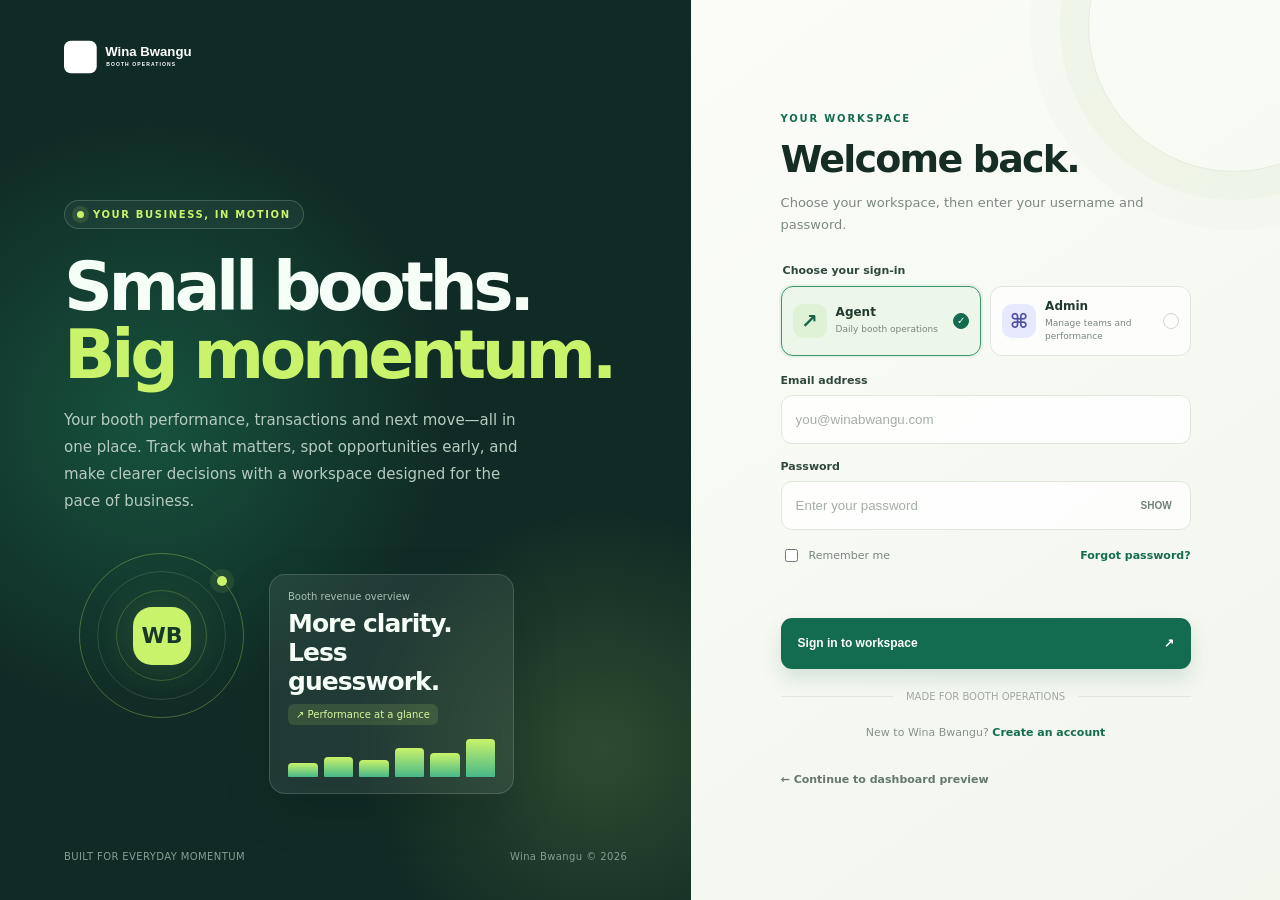
<file: Frontend/index.html>
<!doctype html>
<html lang="en">
<head>
  <meta charset="utf-8"><meta name="viewport" content="width=device-width,initial-scale=1">
  <meta name="theme-color" content="#101f2b">
  <meta name="description" content="Record and review Wina Bwangu mobile money booth transactions.">
  <title>New transaction · Wina Bwangu</title>
  <link rel="icon" type="image/svg+xml" href="assets/wina-bwangu-mark.svg">
  <link rel="stylesheet" href="styles.css">
</head>
<body>
  <div class="app-shell">
    <aside class="sidebar">
      <a class="brand" href="dashboard.html?role=agent" aria-label="Wina Bwangu dashboard"><img class="brand-logo" src="assets/wina-bwangu-logo.svg" alt="Wina Bwangu — Booth Operations"></a>
      <div class="nav-label">WORKSPACE</div>
      <nav class="nav-links" aria-label="Main navigation">
        <a class="nav-link" href="dashboard.html?role=agent"><span class="nav-icon">▦</span><span>Dashboard</span></a>
        <a class="nav-link active" href="index.html" aria-current="page"><span class="nav-icon">＋</span><span>New transaction</span><span class="nav-current"></span></a>
      </nav>
      <div class="sidebar-bottom"><div class="sidebar-status"><span class="status-dot"></span><span><strong>Operations workspace</strong><small>Mobile money services</small></span></div><p class="sidebar-foot">SIMPLE. CLEAR. ACCOUNTABLE.</p></div>
    </aside>
    <main class="main-area">
      <header class="topbar"><div class="breadcrumbs"><span>Workspace</span><span class="crumb-slash">/</span><strong>New transaction</strong></div><div class="topbar-right"><span class="secure-label"><span class="secure-icon">✓</span> Transaction entry</span><span class="avatar" id="userAvatar">WB</span><a class="signout-link" href="login.html" id="signOut">Sign out</a></div></header>
      <div class="page-content">
        <section class="page-intro"><div><div class="eyebrow"><span class="eyebrow-line"></span> TRANSACTION MANAGEMENT</div><h1>Record a transaction<span>.</span></h1><p>Capture booth activity accurately, with the key figures calculated for you.</p></div><a class="text-link" href="dashboard.html?role=agent">View performance <span aria-hidden="true">↗</span></a></section>
        <div id="formMessage" role="status" aria-live="polite"></div>
        <div class="transaction-layout">
          <section class="surface transaction-card" aria-labelledby="details-heading">
            <div class="surface-heading"><div class="step-badge">01</div><div><h2 id="details-heading">Transaction details</h2><p>Choose the booth and service used.</p></div><span class="required-note">* Required fields</span></div>
            <form id="transactionForm" novalidate>
              <div class="form-grid">
                <div class="form-group full-width"><label for="transactionId">Transaction ID</label><div class="input-wrap"><span class="input-prefix">ID</span><input type="text" id="transactionId" class="form-input" readonly placeholder="Generated after submission"><span class="field-tag">AUTO</span></div><small class="field-help">A unique ID appears here after a successful save.</small></div>
                <div class="form-group"><label for="booth">Mobile booth <span class="required">*</span></label><select id="booth" class="form-input" required><option value="">Choose a booth</option></select><small class="field-help">Select the location handling this transaction.</small></div>
                <div class="form-group"><label for="location">Booth location</label><input type="text" id="location" class="form-input readonly-field" readonly placeholder="Set automatically"><small class="field-help">Filled in from the selected booth.</small></div>
                <div class="form-group"><label for="service">Service provider <span class="required">*</span></label><select id="service" class="form-input" required disabled><option value="">Choose a booth first</option></select><small class="field-help" id="serviceCreditNote" aria-live="polite">Remaining service credit will appear after selection.</small></div>
                <div class="form-group"><label for="revenue">Revenue rate</label><div class="input-wrap"><input type="text" id="revenue" class="form-input readonly-field has-suffix" readonly placeholder="—"><span class="input-suffix">per K1</span></div><small class="field-help">The configured rate for the selected service.</small></div>
                <div class="form-group full-width"><label for="amount">Transaction amount <span class="required">*</span></label><div class="input-wrap amount-wrap"><span class="input-prefix currency-prefix">K</span><input type="number" id="amount" class="form-input amount-input" min="0.01" step="0.01" inputmode="decimal" placeholder="0.00" required><span class="input-suffix">ZMW</span></div><small class="field-help">Enter the transaction value in Zambian kwacha.</small></div>
              </div>
              <div class="calculation-box"><div class="calc-top"><div><span class="calc-kicker">ESTIMATED PAYOUT</span><h3>After tax deduction</h3><p>Based on the current 10% placeholder tax rate.</p></div><div class="tax-pill">10% tax</div></div><div class="calc-bottom"><div><span class="calc-label">Transaction amount</span><strong id="calcGross">K0.00</strong></div><span class="calc-minus">−</span><div><span class="calc-label">Tax deduction</span><strong id="calcTax">K0.00</strong></div><span class="calc-equals">=</span><div class="calc-net"><span class="calc-label">Amount after tax</span><strong id="amountAfterTax">K0.00</strong></div></div></div>
              <div class="form-actions"><p><span class="lock-mark">✓</span> Check your details before saving.</p><button type="submit" class="btn-primary"><span class="button-label">Record transaction</span><span class="button-arrow" aria-hidden="true">→</span></button></div>
            </form>
            <section class="receipt-panel" id="receiptPanel" hidden aria-labelledby="receiptHeading"><div class="receipt-heading"><div><div class="section-overline">TRANSACTION SAVED</div><h2 id="receiptHeading">Transaction receipt</h2></div><button type="button" class="section-action receipt-print-button" id="printReceipt">Print receipt</button></div><dl class="receipt-details"><div><dt>Transaction ID</dt><dd id="receiptId"></dd></div><div><dt>Date and time</dt><dd id="receiptDate"></dd></div><div><dt>Booth</dt><dd id="receiptBooth"></dd></div><div><dt>Service</dt><dd id="receiptService"></dd></div><div><dt>Revenue rate</dt><dd id="receiptRate"></dd></div><div><dt>Transaction amount</dt><dd id="receiptAmount"></dd></div><div><dt>Tax deduction</dt><dd id="receiptTax"></dd></div><div class="receipt-total"><dt>Amount after tax</dt><dd id="receiptNet"></dd></div></dl></section>
          </section>
          <aside class="side-column">
            <section class="guidance-card"><div class="guidance-icon">↗</div><div class="eyebrow light-eyebrow">QUICK GUIDE</div><h2>Make every entry count.</h2><p>A few checks now help keep booth records consistent and reliable.</p><ol class="guide-list"><li><span>1</span><div><strong>Confirm the booth</strong><small>Use the location where the transaction took place.</small></div></li><li><span>2</span><div><strong>Match the service</strong><small>Only services available at that booth can be selected.</small></div></li><li><span>3</span><div><strong>Review the amount</strong><small>Check the total and estimated tax before saving.</small></div></li></ol><div class="guidance-foot"><span class="status-dot"></span> Amounts are shown in ZMW</div></section>
            <section class="help-card"><div class="help-symbol">i</div><div><strong>Need the bigger picture?</strong><p>Return to your workspace to review the dashboard available to your role.</p><a href="dashboard.html?role=agent">Open overview <span>→</span></a></div></section>
          </aside>
        </div>
        <footer class="page-footer"><span>Wina Bwangu <span class="footer-dot">·</span> Booth operations</span><span>Clear records. Better decisions.</span></footer>
      </div>
    </main>
  </div>
  <script src="mock-data.js"></script><script src="script.js"></script>
</body>
</html>
</file>
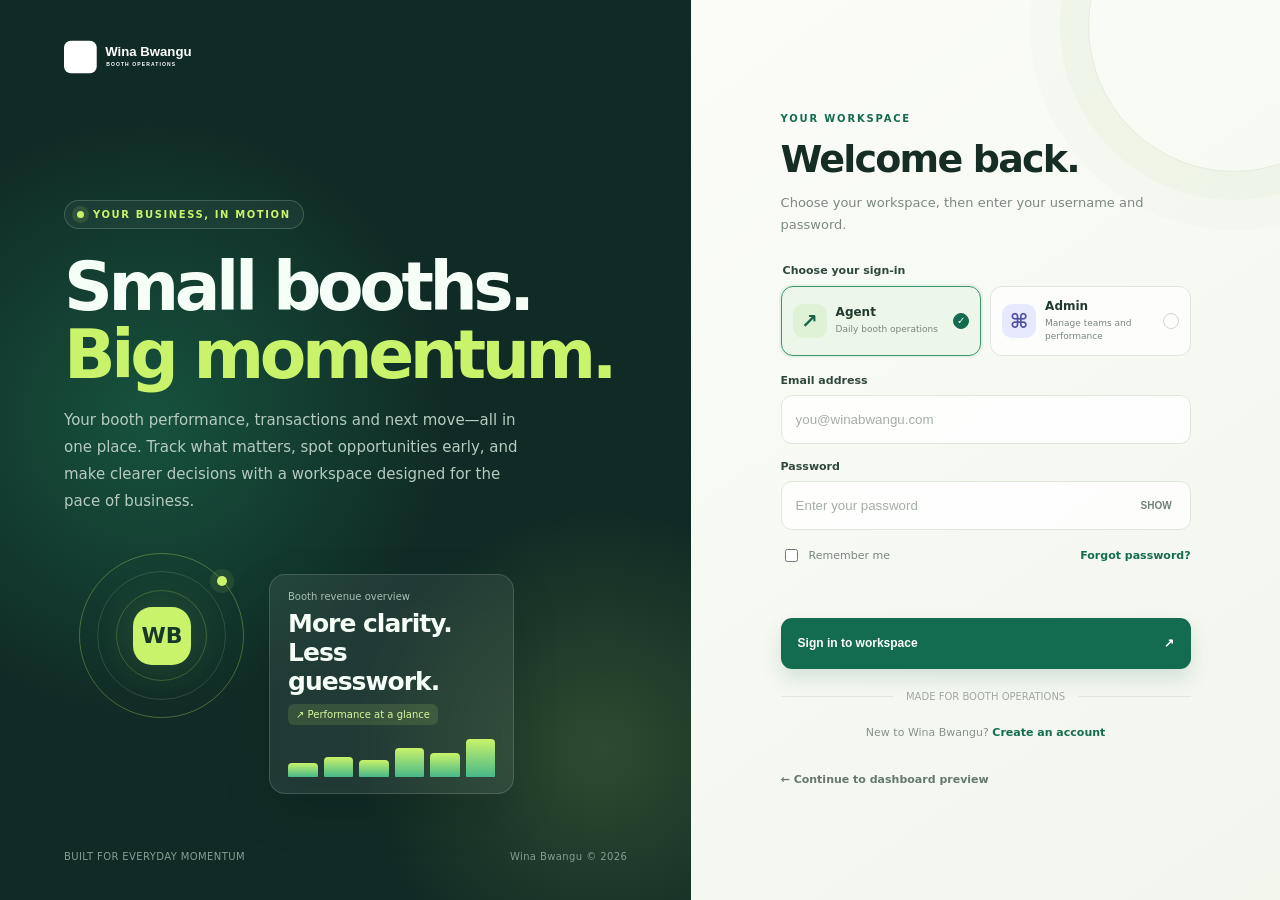
<file: Frontend/dashboard.html>
<!doctype html>
<html lang="en">
<head>
  <meta charset="utf-8"><meta name="viewport" content="width=device-width,initial-scale=1">
  <meta name="theme-color" content="#101f2b"><meta name="description" content="Monitor Wina Bwangu booth and mobile money service performance.">
  <title>Operations overview · Wina Bwangu</title>
  <link rel="icon" type="image/svg+xml" href="assets/wina-bwangu-mark.svg">
  <link rel="stylesheet" href="styles.css">
</head>
<body>
  <div class="app-shell">
    <aside class="sidebar"><a class="brand" href="dashboard.html?role=agent" aria-label="Wina Bwangu dashboard"><img class="brand-logo" src="assets/wina-bwangu-logo.svg" alt="Wina Bwangu — Booth Operations"></a><div class="nav-label">WORKSPACE</div><nav class="nav-links" aria-label="Main navigation"><a class="nav-link active" href="dashboard.html?role=agent" aria-current="page"><span class="nav-icon">▦</span><span>Dashboard</span><span class="nav-current"></span></a><a class="nav-link" href="index.html?role=agent"><span class="nav-icon">＋</span><span>New transaction</span></a></nav><div class="sidebar-bottom"><div class="sidebar-status"><span class="status-dot"></span><span><strong>Operations workspace</strong><small>Mobile money services</small></span></div><p class="sidebar-foot">SIMPLE. CLEAR. ACCOUNTABLE.</p></div></aside>
    <main class="main-area"><header class="topbar"><div class="breadcrumbs"><span>Workspace</span><span class="crumb-slash">/</span><strong id="pageRole">Dashboard</strong></div><div class="topbar-right"><span class="secure-label"><span class="secure-icon">✓</span><span id="roleLabel">Performance monitoring</span></span><span class="avatar" id="userAvatar">WB</span><a class="signout-link" href="login.html" id="signOut">Sign out</a></div></header>
      <div class="page-content dashboard-content"><section class="page-intro admin-intro"><div><div class="eyebrow"><span class="eyebrow-line"></span> BUSINESS PERFORMANCE</div><h1>Operations overview<span>.</span></h1><p>A clear view of revenue, service limits, and activity across your booths.</p></div><div class="activity-actions"><button type="button" class="btn-secondary admin-only" id="resetDemoData" hidden>Reset demo data</button><a class="btn-primary compact-button" href="index.html?role=admin"><span>＋ New transaction</span></a></div></section>
        <section class="page-intro agent-intro" hidden><div><div class="eyebrow"><span class="eyebrow-line"></span> AGENT WORKSPACE</div><h1>Daily operations<span>.</span></h1><p>Record booth transactions and check each entry as you go.</p></div><a class="btn-primary compact-button" href="index.html?role=agent"><span>＋ Record a transaction</span></a></section>
        <div id="dashboardMessage" role="status" aria-live="polite"></div>
        <section class="agent-workspace" hidden><article class="agent-welcome"><div class="agent-welcome-icon">↗</div><div class="eyebrow light-eyebrow">YOUR SHIFT, AT A GLANCE</div><h2>Keep every entry accurate.</h2><p>Choose the booth where the transaction happened, select an available service, then review the amount and tax estimate before saving.</p><a class="btn-primary" href="index.html?role=agent"><span>Start a transaction</span><span aria-hidden="true">→</span></a></article><div class="agent-steps"><article class="agent-step"><span>01</span><div><strong>Select your booth</strong><p>The booth location fills in automatically.</p></div></article><article class="agent-step"><span>02</span><div><strong>Choose an available service</strong><p>Service choices depend on the selected booth.</p></div></article><article class="agent-step"><span>03</span><div><strong>Review and record</strong><p>Check the transaction amount and calculated tax before saving.</p></div></article><div class="agent-note"><strong>Need an overview?</strong><p>Service credit and remaining limits are shown below. Admins can review company-wide revenue and booth comparisons.</p></div></div></section>
        <section class="surface agent-service-limits agent-only" hidden aria-labelledby="agent-limits-heading"><div class="section-heading"><div><div class="section-overline">CREDIT CHECK</div><h2 id="agent-limits-heading">Service limits and remaining credit</h2><p>Usage is calculated for the current calendar month using database entry dates. Seed rows use the date they were loaded.</p></div></div><div class="table-scroll"><table class="data-table"><thead><tr><th scope="col">Service</th><th scope="col">Monthly limit</th><th scope="col">Used</th><th scope="col">Remaining</th><th scope="col">Utilization</th></tr></thead><tbody id="agent-service-limits-body"><tr><td colspan="5" class="table-loading" role="status">Loading service credit…</td></tr></tbody></table></div></section>
        <section class="metric-grid admin-only" aria-label="Key performance indicators"><article class="metric-card metric-revenue"><div class="metric-head"><span>Total revenue</span><span class="metric-icon" aria-hidden="true">↗</span></div><div class="metric-value" id="total-revenue">—</div><div class="metric-foot">Calculated from recorded transactions</div></article><article class="metric-card"><div class="metric-head"><span>Total capital</span><span class="metric-icon" aria-hidden="true">◈</span></div><div class="metric-value" id="total-capital">—</div><div class="metric-foot">Combined monthly service limits</div></article><article class="metric-card"><div class="metric-head"><span>Transactions recorded</span><span class="metric-icon" aria-hidden="true">≡</span></div><div class="metric-value" id="total-transactions">—</div><div class="metric-foot">Across all available booths</div></article></section>
        <section class="dashboard-grid admin-only">
          <article class="surface"><div class="section-heading"><div><div class="section-overline">LOCATION BREAKDOWN</div><h2>Booth performance</h2><p>Ranked by generated revenue.</p></div></div><div id="booth-performance" class="booth-performance"><p class="table-loading">Loading booth data…</p></div></article>
          <article class="surface"><div class="section-heading"><div><div class="section-overline">CAPITAL POSITION</div><h2>Revenue vs capital</h2><p>Revenue compared with total service limits.</p></div></div><div class="capital-chart-wrap"><div id="summary-pie" class="pie-chart" role="img" aria-label="Revenue compared with total capital"></div><div class="pie-center"><span>Revenue</span><strong id="revenue-share">—</strong></div></div><div class="pie-legend" id="pie-legend"></div></article>
          <article class="surface panel-wide"><div class="section-heading"><div><div class="section-overline">MONTHLY ALLOWANCE</div><h2>Service limits</h2><p>Current-calendar-month usage and remaining value. Seed rows use their database entry dates.</p></div><span class="section-count" id="service-count">Loading…</span></div><div class="table-scroll"><table class="data-table"><thead><tr><th scope="col">Service</th><th scope="col">Monthly limit</th><th scope="col">Used</th><th scope="col">Remaining</th><th scope="col">Utilization</th></tr></thead><tbody id="service-limits-body"><tr><td colspan="5" class="table-loading" role="status">Loading service data…</td></tr></tbody></table></div></article>
          <article class="surface panel-wide recent-panel"><div class="section-heading"><div><div class="section-overline">ACTIVITY LOG</div><h2>Transaction records</h2><p>All saved entries. Date filters use the time each record was entered into this demo database.</p></div><div class="activity-actions"><button type="button" class="section-action" id="exportTransactions">Export CSV</button><a class="section-action" href="index.html">Record a transaction <span aria-hidden="true">→</span></a></div></div><div class="transaction-filters" aria-label="Filter transactions"><label>Booth<select id="filterBooth" class="form-input"><option value="">All booths</option></select></label><label>Service<select id="filterService" class="form-input"><option value="">All services</option></select></label><label>From<input id="filterFrom" type="date" class="form-input"></label><label>To<input id="filterTo" type="date" class="form-input"></label><button type="button" class="btn-secondary" id="clearTransactionFilters">Clear filters</button><span class="filter-result-count" id="filterResultCount" role="status"></span></div><div class="table-scroll"><table class="data-table recent-table"><thead><tr><th scope="col">Transaction ID</th><th scope="col">Date recorded</th><th scope="col">Booth</th><th scope="col">Service</th><th scope="col">Amount</th><th scope="col">Tax</th><th scope="col">After tax</th></tr></thead><tbody id="recent-transactions-body"><tr><td colspan="7" class="table-loading" role="status">Loading transaction records…</td></tr></tbody></table></div></article>
          <article class="surface panel-wide"><div class="section-heading"><div><div class="section-overline">SERVICE USE</div><h2>Transaction count by booth</h2><p>Number of recorded transactions for each service at each booth.</p></div></div><div class="table-scroll"><table class="data-table frequency-table" id="frequency-table"><tbody><tr><td class="table-loading" role="status">Loading activity…</td></tr></tbody></table></div></article>
          <article class="surface panel-wide"><div class="section-heading"><div><div class="section-overline">TAX MONITORING</div><h2>Tax obligation overview</h2><p>Estimated tax associated with recorded transaction values, at the configured 10% rate.</p></div></div><div id="tax-obligations" class="tax-list"><p class="table-loading">Loading tax figures…</p></div><p class="data-note"><span>i</span> Tax values are estimates based on the project's current 10% assumption. Confirm the required rate before production use.</p></article>
        </section>
        <footer class="page-footer"><span>Wina Bwangu <span class="footer-dot">·</span> Booth operations</span><span>Figures depend on the available transaction data.</span></footer>
      </div>
    </main>
  </div>
  <script src="mock-data.js"></script><script src="dashboard.js"></script>
</body>
</html>
</file>
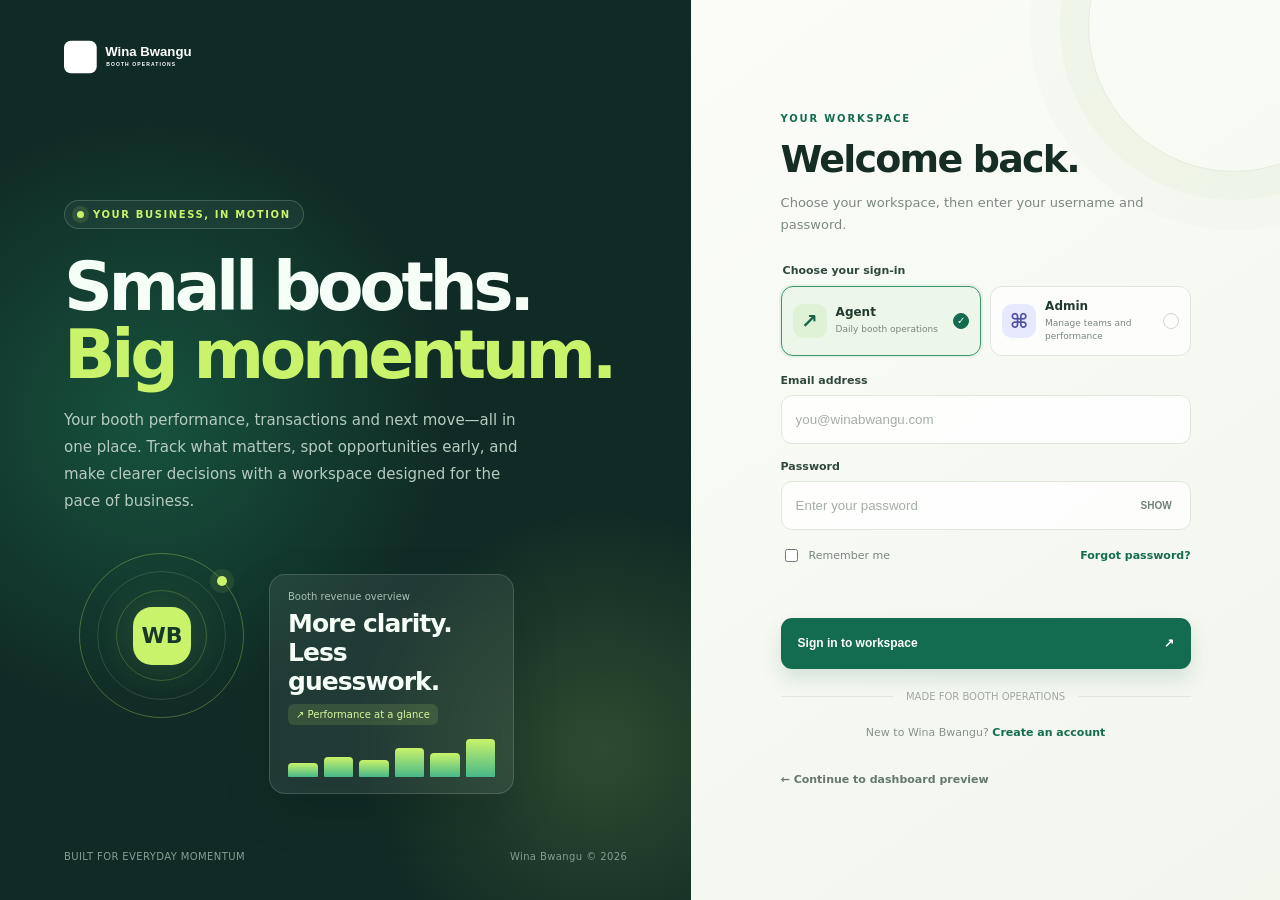
<file: Frontend/login.html>
<!doctype html><html lang="en"><head><meta charset="utf-8"><meta name="viewport" content="width=device-width,initial-scale=1"><meta name="theme-color" content="#102b25"><meta name="description" content="Welcome back to Wina Bwangu booth operations."><title>Welcome back · Wina Bwangu</title><link rel="icon" type="image/svg+xml" href="assets/wina-bwangu-mark.svg"><link rel="stylesheet" href="auth.css"></head><body><div class="auth-shell"><section class="auth-showcase" aria-label="Wina Bwangu introduction"><a class="auth-brand" href="dashboard.html?role=agent"><img src="assets/wina-bwangu-logo.svg" alt="Wina Bwangu"></a><div class="showcase-content"><div class="auth-kicker"><span class="pulse-dot"></span>YOUR BUSINESS, IN MOTION</div><h1>Small booths.<br><em>Big momentum.</em></h1><p>Your booth performance, transactions and next move—all in one place. Track what matters, spot opportunities early, and make clearer decisions with a workspace designed for the pace of business.</p><div class="visual-stage" aria-hidden="true"><div class="orbit"><span class="orbit-point"></span></div><div class="orbit-core">WB</div><div class="float-card"><small>Booth revenue overview</small><strong>More clarity. Less guesswork.</strong><span class="trend">↗ Performance at a glance</span><div class="mini-bars"><i></i><i></i><i></i><i></i><i></i><i></i></div></div></div></div><div class="auth-footer"><span>BUILT FOR EVERYDAY MOMENTUM</span><span>Wina Bwangu © 2026</span></div></section><main class="auth-main"><div class="auth-form-wrap"><div class="form-eyebrow">YOUR WORKSPACE</div><h2>Welcome back.</h2><p class="form-subtitle">Choose your workspace, then enter your username and password.</p><form class="auth-form" id="authForm" data-mode="login" novalidate><fieldset class="role-picker"><legend>Choose your sign-in</legend><label class="role-option is-selected"><input type="radio" name="role" value="agent" checked><span class="role-icon" aria-hidden="true">↗</span><span class="role-copy"><strong>Agent</strong><small>Daily booth operations</small></span><span class="role-check" aria-hidden="true">✓</span></label><label class="role-option"><input type="radio" name="role" value="admin"><span class="role-icon admin-icon" aria-hidden="true">⌘</span><span class="role-copy"><strong>Admin</strong><small>Manage teams and performance</small></span><span class="role-check" aria-hidden="true">✓</span></label></fieldset><div class="auth-field"><label for="email">Email address</label><input class="auth-input" id="email" name="email" type="email" autocomplete="email" placeholder="you@winabwangu.com" required></div><div class="auth-field"><label for="password">Password</label><div class="auth-input-wrap"><input class="auth-input" id="password" name="password" type="password" autocomplete="current-password" placeholder="Enter your password" required minlength="1" style="padding-right:70px"><button type="button" class="password-toggle" data-toggle="password">SHOW</button></div></div><div class="auth-options"><label class="remember"><input type="checkbox" name="remember"> Remember me</label><a class="auth-inline-link" href="#" id="forgotLink">Forgot password?</a></div><div id="authMessage" class="auth-message" role="status" aria-live="polite"></div><button class="auth-submit" type="submit"><span>Sign in to workspace</span><span aria-hidden="true">↗</span></button></form><div class="auth-divider">MADE FOR BOOTH OPERATIONS</div><p class="auth-footnote">New to Wina Bwangu? <a class="auth-inline-link" href="signup.html">Create an account</a></p><a class="auth-back" href="dashboard.html?role=agent">← Continue to dashboard preview</a></div></main></div><script src="auth.js"></script></body></html>
</file>
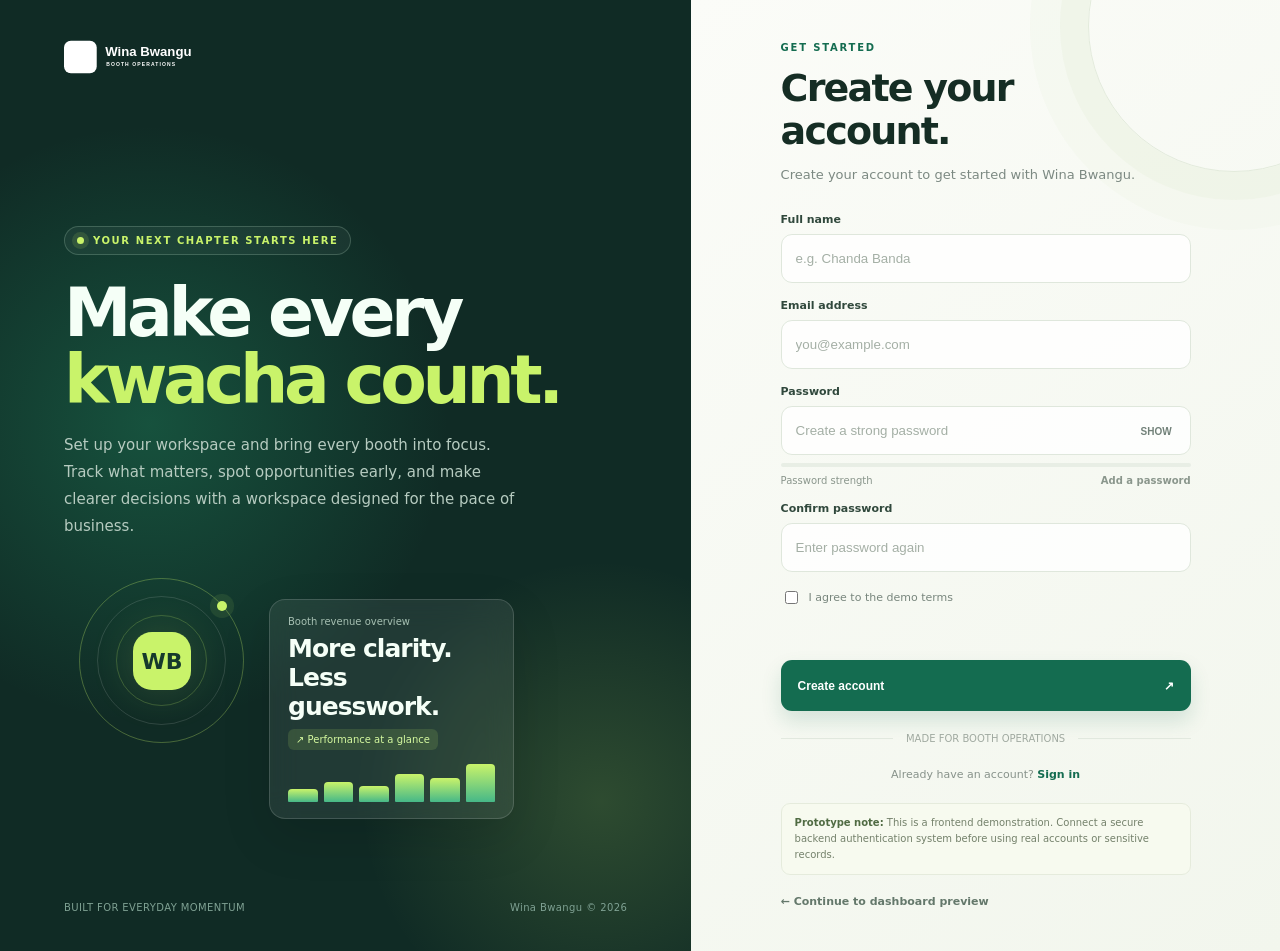
<file: Frontend/signup.html>
<!doctype html><html lang="en"><head><meta charset="utf-8"><meta name="viewport" content="width=device-width,initial-scale=1"><meta name="theme-color" content="#102b25"><meta name="description" content="Create your account to Wina Bwangu booth operations."><title>Create your account · Wina Bwangu</title><link rel="icon" type="image/svg+xml" href="assets/wina-bwangu-mark.svg"><link rel="stylesheet" href="auth.css"></head><body><div class="auth-shell"><section class="auth-showcase" aria-label="Wina Bwangu introduction"><a class="auth-brand" href="dashboard.html?role=agent"><img src="assets/wina-bwangu-logo.svg" alt="Wina Bwangu"></a><div class="showcase-content"><div class="auth-kicker"><span class="pulse-dot"></span>YOUR NEXT CHAPTER STARTS HERE</div><h1>Make every<br><em>kwacha count.</em></h1><p>Set up your workspace and bring every booth into focus. Track what matters, spot opportunities early, and make clearer decisions with a workspace designed for the pace of business.</p><div class="visual-stage" aria-hidden="true"><div class="orbit"><span class="orbit-point"></span></div><div class="orbit-core">WB</div><div class="float-card"><small>Booth revenue overview</small><strong>More clarity. Less guesswork.</strong><span class="trend">↗ Performance at a glance</span><div class="mini-bars"><i></i><i></i><i></i><i></i><i></i><i></i></div></div></div></div><div class="auth-footer"><span>BUILT FOR EVERYDAY MOMENTUM</span><span>Wina Bwangu © 2026</span></div></section><main class="auth-main"><div class="auth-form-wrap"><div class="form-eyebrow">GET STARTED</div><h2>Create your account.</h2><p class="form-subtitle">Create your account to get started with Wina Bwangu.</p><form class="auth-form" id="authForm" data-mode="signup" novalidate><div class="auth-field"><label for="fullName">Full name</label><input class="auth-input" id="fullName" name="name" autocomplete="name" placeholder="e.g. Chanda Banda" required></div><div class="auth-field"><label for="email">Email address</label><input class="auth-input" id="email" name="email" type="email" autocomplete="email" placeholder="you@example.com" required></div><div class="auth-field"><label for="password">Password</label><div class="auth-input-wrap"><input class="auth-input" id="password" name="password" type="password" autocomplete="new-password" placeholder="Create a strong password" required minlength="8" style="padding-right:70px"><button type="button" class="password-toggle" data-toggle="password">SHOW</button></div><div class="strength-track"><span id="strengthFill"></span></div><div class="strength-label"><span>Password strength</span><strong id="strengthText">Add a password</strong></div></div><div class="auth-field"><label for="confirmPassword">Confirm password</label><input class="auth-input" id="confirmPassword" type="password" autocomplete="new-password" placeholder="Enter password again" required></div><div class="auth-options"><label class="remember"><input type="checkbox" required> I agree to the demo terms</label></div><div id="authMessage" class="auth-message" role="status" aria-live="polite"></div><button class="auth-submit" type="submit"><span>Create account</span><span aria-hidden="true">↗</span></button></form><div class="auth-divider">MADE FOR BOOTH OPERATIONS</div><p class="auth-footnote">Already have an account? <a class="auth-inline-link" href="login.html">Sign in</a></p><div class="auth-demo-note"><strong>Prototype note:</strong> This is a frontend demonstration. Connect a secure backend authentication system before using real accounts or sensitive records.</div><a class="auth-back" href="dashboard.html?role=agent">← Continue to dashboard preview</a></div></main></div><script src="auth.js"></script></body></html>
</file>
<file: Frontend/styles.css>
:root{--navy:#101f2b;--navy-2:#182d3a;--ink:#172630;--muted:#72808a;--muted-2:#9aa5ad;--paper:#f4f6f7;--surface:#fff;--line:#e4e9ec;--green:#167b5b;--green-dark:#126449;--green-pale:#e9f5ef;--amber:#bd7a2d;--amber-pale:#fff4e6;--red:#b84747;--radius:16px;--font-body:'Segoe UI',Arial,sans-serif;--font-display:'Segoe UI',Arial,sans-serif;--shadow:0 4px 20px rgba(21,42,54,.035)}
.brand{gap:0}.brand-logo{display:block;width:100%;max-width:205px;height:auto;object-fit:contain}.brand:focus-visible{outline:3px solid #83cbaa;outline-offset:4px;border-radius:8px}
*{box-sizing:border-box}html{min-width:320px}body{margin:0;background:var(--paper);color:var(--ink);font-family:var(--font-body);font-size:14px;-webkit-font-smoothing:antialiased}a{color:inherit}.app-shell{display:flex;min-height:100vh}.sidebar{width:248px;flex:0 0 248px;display:flex;flex-direction:column;min-height:100vh;padding:29px 18px 20px;background:var(--navy);color:#fff}.brand{display:flex;align-items:center;gap:11px;padding:0 9px 39px;text-decoration:none}.brand-mark{display:flex;align-items:center;justify-content:center;width:39px;height:39px;border-radius:12px;background:#d7f0e2;color:var(--navy);font:800 22px var(--font-display);letter-spacing:-2px}.brand-mark span{color:var(--green)}.brand-copy{display:flex;flex-direction:column;gap:4px}.brand-copy strong{font:800 15px var(--font-display);letter-spacing:-.45px}.brand-copy small{font-size:9px;letter-spacing:1.5px;color:#91a2ac;font-weight:700}.nav-label{padding:0 12px 12px;color:#728692;font-size:9px;font-weight:700;letter-spacing:1.7px}.nav-links{display:grid;gap:7px}.nav-link{position:relative;display:flex;align-items:center;gap:12px;min-height:46px;padding:0 12px;border-radius:10px;color:#b7c4ca;text-decoration:none;font-weight:600;transition:background .18s,color .18s}.nav-link:hover{background:#1b3441;color:white}.nav-link.active{background:#244337;color:#f8fffb}.nav-icon{width:22px;height:22px;display:inline-flex;align-items:center;justify-content:center;font-size:19px;font-weight:400;color:#9bb0b9}.nav-link.active .nav-icon{color:#a5e2c3}.nav-current{position:absolute;right:11px;width:5px;height:5px;border-radius:50%;background:#9fe1bd}.sidebar-bottom{margin-top:auto}.sidebar-status{display:flex;align-items:center;gap:10px;margin:0 3px 23px;padding:14px 11px;border:1px solid #29404c;border-radius:12px;background:#172b37}.sidebar-status>span:last-child{display:flex;flex-direction:column;gap:4px}.sidebar-status strong{font-size:11px;font-weight:600}.sidebar-status small{font-size:10px;color:#8fa1aa}.status-dot{width:7px;height:7px;flex:0 0 7px;border-radius:50%;background:#56c58d;box-shadow:0 0 0 4px rgba(86,197,141,.11)}.sidebar-foot{padding:0 11px;color:#637a86;font-size:8px;font-weight:700;letter-spacing:1.5px}.main-area{flex:1;min-width:0}.topbar{height:70px;padding:0 43px;display:flex;align-items:center;justify-content:space-between;border-bottom:1px solid #e8ecee;background:rgba(255,255,255,.78)}.breadcrumbs{display:flex;align-items:center;gap:11px;font-size:12px;color:#87939b}.breadcrumbs strong{color:#263741;font-weight:700}.crumb-slash{color:#c4cbd0}.topbar-right{display:flex;align-items:center;gap:17px}.secure-label{display:flex;align-items:center;gap:7px;color:#718089;font-size:11px;font-weight:600}.secure-icon{display:inline-flex;align-items:center;justify-content:center;width:18px;height:18px;border-radius:50%;background:#e5f3eb;color:var(--green);font-size:11px}.avatar{display:flex;align-items:center;justify-content:center;width:33px;height:33px;border:1px solid #dce5e2;border-radius:50%;background:#eaf4ef;color:var(--green-dark);font-size:10px;font-weight:800}.page-content{max-width:1450px;margin:0 auto;padding:38px 43px 20px}.page-intro{display:flex;align-items:flex-end;justify-content:space-between;gap:20px;margin-bottom:29px}.eyebrow,.section-overline{display:flex;align-items:center;gap:8px;color:var(--green);font-size:9px;font-weight:800;letter-spacing:1.7px}.eyebrow-line{width:19px;height:2px;background:var(--green);border-radius:2px}.page-intro h1{margin:11px 0 7px;font:800 clamp(26px,3vw,35px)/1.2 var(--font-display);letter-spacing:-1.5px;color:#152732}.page-intro h1>span{color:var(--green)}.page-intro p{margin:0;color:var(--muted);font-size:13px;line-height:1.65}.text-link{display:inline-flex;align-items:center;gap:9px;padding-bottom:5px;color:var(--green);font-size:12px;font-weight:700;text-decoration:none;white-space:nowrap}.text-link:hover{text-decoration:underline}.surface{min-width:0;border:1px solid #e6ebed;border-radius:var(--radius);background:var(--surface);box-shadow:var(--shadow)}.transaction-layout{display:grid;grid-template-columns:minmax(0,1.65fr) minmax(260px,.8fr);align-items:start;gap:20px}.transaction-card{padding:26px 28px}.surface-heading{display:flex;align-items:center;gap:13px;padding-bottom:22px;margin-bottom:23px;border-bottom:1px solid #edf0f2}.step-badge{display:flex;align-items:center;justify-content:center;width:39px;height:39px;flex:0 0 39px;border:1px solid #d8e9df;border-radius:12px;background:#edf7f1;color:var(--green);font:800 12px var(--font-display)}.surface-heading h2,.section-heading h2{margin:0;color:#1a2b35;font:800 16px var(--font-display);letter-spacing:-.4px}.surface-heading p,.section-heading p{margin:5px 0 0;color:var(--muted);font-size:11px;line-height:1.55}.required-note{margin-left:auto;color:#8d999f;font-size:10px;white-space:nowrap}.form-grid{display:grid;grid-template-columns:repeat(2,minmax(0,1fr));gap:19px 17px}.form-group{display:flex;min-width:0;flex-direction:column;gap:8px}.full-width{grid-column:1/-1}.form-group label{color:#2b3c46;font-size:11px;font-weight:700}.required{color:var(--green);font-weight:800}.form-input{width:100%;min-width:0;height:44px;padding:0 13px;border:1px solid #dfe6e9;border-radius:9px;background:#fff;color:#20333e;font:500 12px var(--font-body);outline:none;transition:border-color .18s,box-shadow .18s,background .18s}.form-input::placeholder{color:#a6b0b6}.form-input:focus{border-color:#4b9b7b;box-shadow:0 0 0 3px rgba(22,123,91,.10)}.form-input:disabled{cursor:not-allowed;background:#f6f8f8;color:#9aa5ab}.form-input[readonly]{cursor:default}.readonly-field{background:#f7f9f9;color:#697982}.input-wrap{position:relative;display:flex;align-items:center}.input-wrap .form-input{padding-left:42px}.input-prefix{position:absolute;left:13px;z-index:1;color:#829098;font-size:10px;font-weight:800}.currency-prefix{font-size:13px;color:#4e625c}.field-tag{position:absolute;right:11px;color:#7c9286;font-size:8px;font-weight:800;letter-spacing:1px}.input-suffix{position:absolute;right:12px;color:#89969d;font-size:10px;pointer-events:none}.has-suffix{padding-right:60px!important}.amount-input{height:49px;font:700 17px var(--font-display)}.amount-wrap .input-prefix{font:800 16px var(--font-display)}.amount-wrap .input-suffix{right:30px;font-weight:600}.amount-wrap .amount-input{padding-right:76px!important}.field-help{color:#8b979e;font-size:10px;line-height:1.5}.calculation-box{margin-top:25px;padding:19px 19px 16px;border:1px solid #dfece4;border-radius:12px;background:#f5faf7}.calc-top{display:flex;justify-content:space-between;align-items:flex-start;gap:12px;padding-bottom:16px;border-bottom:1px solid #e2eee7}.calc-kicker{color:#638273;font-size:8px;font-weight:800;letter-spacing:1.4px}.calc-top h3{margin:5px 0 4px;color:#203c30;font:800 14px var(--font-display)}.calc-top p{margin:0;color:#7d9187;font-size:10px}.tax-pill{padding:6px 9px;border-radius:6px;background:#e4f2e9;color:#24744f;font-size:9px;font-weight:800;white-space:nowrap}.calc-bottom{display:grid;grid-template-columns:1fr 13px 1fr 13px 1.2fr;align-items:center;gap:8px;padding-top:15px}.calc-bottom>div{display:flex;flex-direction:column;gap:7px;min-width:0}.calc-label{color:#788a81;font-size:9px}.calc-bottom strong{color:#3c5147;font:700 13px var(--font-display);white-space:nowrap}.calc-minus,.calc-equals{color:#a0b0a7;text-align:center}.calc-net{padding-left:12px;border-left:1px solid #d9e8de}.calc-net strong{color:var(--green-dark);font-size:16px}.form-actions{display:flex;align-items:center;justify-content:space-between;gap:15px;margin-top:22px}.form-actions p{display:flex;align-items:center;gap:7px;margin:0;color:#819089;font-size:10px}.lock-mark{display:inline-flex;align-items:center;justify-content:center;width:16px;height:16px;border-radius:50%;background:#e7f4eb;color:var(--green);font-size:10px;font-weight:800}.btn-primary{display:inline-flex;align-items:center;justify-content:center;gap:20px;min-height:45px;padding:0 17px;border:0;border-radius:9px;background:var(--green);color:#fff;font:700 11px var(--font-body);text-decoration:none;cursor:pointer;box-shadow:0 5px 12px rgba(22,123,91,.12);transition:background .18s,transform .18s,box-shadow .18s}.btn-primary:hover{background:var(--green-dark);box-shadow:0 7px 16px rgba(22,123,91,.2);transform:translateY(-1px)}.btn-primary:focus-visible,.nav-link:focus-visible,a:focus-visible{outline:3px solid #83cbaa;outline-offset:3px}.btn-primary:disabled{opacity:.65;cursor:wait;transform:none}.button-arrow{font-size:17px;font-weight:400}.side-column{display:grid;gap:15px}.guidance-card{position:relative;overflow:hidden;padding:24px 23px 17px;border-radius:var(--radius);background:var(--navy-2);color:#fff}.guidance-card:after{position:absolute;top:-45px;right:-62px;width:165px;height:165px;border:1px solid rgba(155,215,184,.13);border-radius:50%;content:"";box-shadow:0 0 0 23px rgba(155,215,184,.025),0 0 0 47px rgba(155,215,184,.02)}.guidance-icon{display:flex;align-items:center;justify-content:center;width:35px;height:35px;margin-bottom:23px;border:1px solid #3c5d59;border-radius:10px;background:#25463f;color:#b6e8cd;font-size:19px}.light-eyebrow{color:#9acdb0;font-size:8px}.guidance-card h2{max-width:240px;margin:10px 0 9px;font:800 22px/1.3 var(--font-display);letter-spacing:-.7px}.guidance-card>p{max-width:250px;margin:0;color:#b1c0c7;font-size:11px;line-height:1.7}.guide-list{display:grid;gap:17px;margin:23px 0 20px;padding:0;list-style:none}.guide-list li{display:flex;align-items:flex-start;gap:11px}.guide-list li>span{display:flex;align-items:center;justify-content:center;width:24px;height:24px;flex:0 0 24px;border:1px solid #3b5a61;border-radius:8px;color:#a4d9bb;font-size:10px;font-weight:800}.guide-list li div{display:flex;flex-direction:column;gap:5px}.guide-list strong{color:#f3f7f8;font-size:11px}.guide-list small{color:#a7b7be;font-size:10px;line-height:1.55}.guidance-foot{display:flex;align-items:center;gap:9px;padding-top:14px;border-top:1px solid #344954;color:#aabac1;font-size:9px}.guidance-foot .status-dot{width:6px;height:6px;flex-basis:6px;box-shadow:none}.help-card{display:flex;align-items:flex-start;gap:12px;padding:17px;border:1px solid #e2e9e6;border-radius:13px;background:#fff}.help-symbol{display:flex;align-items:center;justify-content:center;width:26px;height:26px;flex:0 0 26px;border-radius:8px;background:#eaf5ee;color:var(--green);font-weight:800}.help-card strong{color:#30434c;font-size:11px}.help-card p{margin:6px 0 10px;color:#829098;font-size:10px;line-height:1.6}.help-card a{color:var(--green);font-size:10px;font-weight:800;text-decoration:none}.help-card a span{margin-left:4px}.alert{margin-bottom:17px;padding:13px 15px;border:1px solid;border-radius:10px;font-size:12px;line-height:1.5}.alert-success{border-color:#c9e8d4;background:#eff9f2;color:#206a45}.alert-danger{border-color:#f0d1d1;background:#fff4f4;color:#a33838}.alert-info{border-color:#d7e4eb;background:#f1f7fa;color:#3a6174}.page-footer{display:flex;align-items:center;justify-content:space-between;gap:15px;margin-top:29px;padding:17px 2px 0;border-top:1px solid #e4e9eb;color:#99a4aa;font-size:9px}.footer-dot{padding:0 5px;color:#c0c9ce}
/* Dashboard */
.dashboard-content{max-width:1600px}.compact-button{min-height:41px;gap:10px;padding:0 15px;white-space:nowrap}.metric-grid{display:grid;grid-template-columns:repeat(3,minmax(0,1fr));gap:15px;margin-bottom:19px}.metric-card{position:relative;overflow:hidden;min-height:145px;padding:19px 20px 16px;border:1px solid #e4e9eb;border-radius:15px;background:#fff;box-shadow:var(--shadow)}.metric-revenue{border-color:#d4e8dc;background:linear-gradient(130deg,#f1f9f4 0%,#fff 78%)}.metric-head{display:flex;align-items:center;justify-content:space-between;color:#6e7d85;font-size:11px;font-weight:600}.metric-icon{display:flex;align-items:center;justify-content:center;width:28px;height:28px;border:1px solid #e3e9e8;border-radius:9px;background:#f8faf9;color:#5c7a6b;font-size:15px}.metric-revenue .metric-icon{border-color:#d5e9dc;background:#e7f4ec;color:var(--green)}.metric-value{position:relative;z-index:1;margin-top:11px;color:#192e39;font:800 clamp(23px,2.5vw,30px)/1.15 var(--font-display);letter-spacing:-1px}.metric-revenue .metric-value{color:#176e50}.metric-foot{display:flex;align-items:center;gap:7px;margin-top:12px;color:#89969c;font-size:9px}.green-dot{width:6px;height:6px;border-radius:50%;background:#35a36e}.metric-decoration{position:absolute;right:-20px;bottom:-60px;width:145px;height:145px;border:1px solid rgba(22,123,91,.1);border-radius:50%;box-shadow:0 0 0 17px rgba(22,123,91,.025),0 0 0 36px rgba(22,123,91,.02)}.metric-mini-bars{position:absolute;right:21px;bottom:17px;display:flex;align-items:flex-end;gap:4px;height:31px;opacity:.5}.metric-mini-bars i{display:block;width:5px;border-radius:3px 3px 0 0;background:#b5d6c4}.metric-mini-bars i:nth-child(1){height:11px}.metric-mini-bars i:nth-child(2){height:18px}.metric-mini-bars i:nth-child(3){height:14px}.metric-mini-bars i:nth-child(4){height:25px}.metric-mini-bars i:nth-child(5){height:20px}.metric-mini-bars i:nth-child(6){height:29px}.metric-mini-bars i:nth-child(7){height:24px}.metric-outline{position:absolute;right:17px;bottom:16px;color:#c0cbd0;font:800 18px var(--font-display)}.metric-outline span{font:500 8px var(--font-body)}.dashboard-grid{display:grid;grid-template-columns:minmax(0,1.35fr) minmax(0,1fr);align-items:start;gap:17px}.dashboard-grid>.surface{padding:22px 21px}.panel-wide{grid-column:1/-1}.section-heading{display:flex;align-items:flex-start;justify-content:space-between;gap:12px;margin-bottom:19px}.section-overline{font-size:8px;letter-spacing:1.4px}.section-heading h2{margin-top:7px;font-size:15px}.section-heading p{font-size:10px}.section-count{padding:6px 8px;border:1px solid #e5ece8;border-radius:6px;background:#f8faf9;color:#74877e;font-size:8px;font-weight:800;letter-spacing:.7px;white-space:nowrap}.table-scroll{width:100%;overflow-x:auto}.data-table{width:100%;border-collapse:collapse;font-size:11px;white-space:nowrap}.data-table th{padding:11px 10px;border-bottom:1px solid #e7ecee;background:#f8fafb;color:#839099;text-align:left;font-size:9px;font-weight:700}.data-table th:first-child{padding-left:12px;border-radius:7px 0 0 7px}.data-table th:last-child{border-radius:0 7px 7px 0}.data-table td{padding:13px 10px;border-bottom:1px solid #eef1f2;color:#4a5c65}.data-table td:first-child{padding-left:12px;color:#263b46;font-weight:700}.data-table tbody tr:last-child td{border-bottom:0}.data-table tbody tr:hover td{background:#fbfdfc}.table-loading{padding:22px 12px!important;color:#8a989f!important;font-weight:500!important;text-align:center}.value-warning{color:var(--amber)!important;font-weight:700}.data-bar-track{display:inline-block;width:90px;height:6px;overflow:hidden;vertical-align:middle;border-radius:99px;background:#e9eeeb}.data-bar-fill{height:100%;border-radius:99px;background:#4a9c77}.data-bar-fill--warning{background:#d69a4e}.data-bar-label{display:inline-block;margin-left:7px;color:#7f8e95;font-size:9px;vertical-align:middle}.booth-performance{display:grid;gap:0}.booth-row{display:grid;grid-template-columns:32px minmax(0,1fr) auto;align-items:center;gap:10px;padding:12px 0;border-bottom:1px solid #eef1f2}.booth-row:last-child{border-bottom:0}.booth-rank{display:flex;align-items:center;justify-content:center;width:29px;height:29px;border-radius:9px;background:#f1f5f3;color:#6f8379;font-size:10px;font-weight:800}.booth-row:first-child .booth-rank{background:#e6f4eb;color:var(--green)}.booth-meta{display:flex;min-width:0;flex-direction:column;gap:4px}.booth-meta strong{color:#2c404a;font-size:11px}.booth-meta small{overflow:hidden;color:#8c989e;font-size:9px;text-overflow:ellipsis}.booth-revenue{color:#244a3b;font:800 11px var(--font-display);white-space:nowrap}.capital-chart-wrap{position:relative;display:flex;align-items:center;justify-content:center;min-height:165px}.pie-chart{width:142px;height:142px;flex:0 0 142px;border-radius:50%;background:conic-gradient(var(--green) 0deg 100deg,#dce6e0 100deg 360deg);position:relative}.pie-chart:after{position:absolute;inset:19px;border-radius:50%;background:#fff;content:""}.pie-center{position:absolute;z-index:1;display:flex;flex-direction:column;align-items:center;gap:4px}.pie-center span{color:#85928e;font-size:9px}.pie-center strong{color:#1c6c4e;font:800 20px var(--font-display)}.pie-legend{display:grid;gap:11px;margin-top:12px}.legend-item{display:flex;align-items:center;gap:8px;color:#667780;font-size:10px}.legend-swatch{width:9px;height:9px;border-radius:3px;background:var(--green)}.legend-swatch--capital{background:#dce6e0}.legend-item strong{margin-left:auto;color:#2d424c;font-size:10px}.frequency-table th,.frequency-table td{text-align:center}.frequency-table th:first-child,.frequency-table td:first-child{text-align:left}.frequency-table td{font-variant-numeric:tabular-nums}.frequency-table td.frequency-cell{border-radius:4px;color:#235d46;font-weight:700}.tax-list{display:grid;gap:13px}.tax-row{display:grid;grid-template-columns:minmax(110px,155px) minmax(80px,1fr) 105px;align-items:center;gap:15px}.tax-row-label{color:#43565f;font-size:10px;font-weight:700}.tax-row-value{text-align:right;color:#3d535d;font:700 11px var(--font-display)}.tax-track{height:7px;overflow:hidden;border-radius:99px;background:#edf0ef}.tax-fill{height:100%;border-radius:99px;background:#8caa9b}.data-note{display:flex;align-items:flex-start;gap:8px;margin:17px 0 0;padding:12px;border-radius:8px;background:#f8faf9;color:#87948e;font-size:9px;line-height:1.6}.data-note span{display:flex;align-items:center;justify-content:center;width:15px;height:15px;flex:0 0 15px;border-radius:50%;background:#e4eee8;color:#47745f;font-size:9px;font-weight:800}
@media(min-width:1500px){.page-content{padding-top:44px}.dashboard-content{padding-top:38px}.transaction-layout{grid-template-columns:minmax(0,1.7fr) minmax(280px,.75fr)}}
@media(max-width:1150px){.sidebar{width:220px;flex-basis:220px}.topbar{padding:0 28px}.page-content{padding:30px 28px 18px}.transaction-layout{grid-template-columns:minmax(0,1.4fr) minmax(240px,.8fr)}.transaction-card{padding:22px}.dashboard-grid>.surface{padding:19px 17px}.data-bar-track{width:65px}}
@media(max-width:900px){.sidebar{width:190px;flex-basis:190px;padding-right:12px;padding-left:12px}.topbar{padding:0 22px}.page-content{padding:27px 22px 18px}.transaction-layout{grid-template-columns:1fr}.side-column{grid-template-columns:1fr 1fr}.guidance-card{padding:21px}.metric-grid{gap:10px}.metric-card{padding:16px}.dashboard-grid{grid-template-columns:1fr}.panel-wide{grid-column:1}.dashboard-grid>.surface{padding:20px}.data-bar-track{width:90px}}
@media(max-width:640px){.app-shell{display:block}.sidebar{position:relative;width:100%;min-height:auto;padding:14px 16px 10px}.brand{padding:0 2px 14px}.brand-logo{max-width:185px}.nav-label,.sidebar-bottom{display:none}.nav-links{display:flex;gap:7px}.nav-link{min-height:40px;flex:1;justify-content:center;gap:8px;padding:0 8px;font-size:11px}.nav-icon{width:18px;font-size:16px}.nav-current{right:9px}.topbar{height:52px;padding:0 17px}.secure-label{font-size:0}.secure-icon{font-size:11px}.topbar-right{gap:10px}.avatar{width:29px;height:29px}.page-content{padding:25px 15px 16px}.page-intro{align-items:flex-start;flex-direction:column;gap:15px;margin-bottom:22px}.page-intro h1{font-size:28px}.page-intro p{font-size:12px}.text-link{padding-bottom:0}.transaction-card{padding:18px 15px}.surface-heading{gap:10px;padding-bottom:17px;margin-bottom:18px}.surface-heading h2{font-size:14px}.surface-heading p{font-size:10px}.required-note{font-size:9px}.form-grid{grid-template-columns:1fr;gap:16px}.full-width{grid-column:auto}.form-input{height:45px}.calc-bottom{grid-template-columns:1fr 10px 1fr;gap:8px}.calc-bottom .calc-equals{display:none}.calc-net{grid-column:1/-1;padding:12px 0 0;border-left:0;border-top:1px solid #d9e8de}.calc-net strong{font-size:18px}.calc-minus{grid-column:2}.calc-bottom>div:nth-of-type(2){grid-column:3;grid-row:1}.calc-net{grid-row:2}.form-actions{align-items:stretch;flex-direction:column}.form-actions p{order:2}.btn-primary{width:100%}.side-column{grid-template-columns:1fr}.guidance-card{padding:22px}.page-footer{align-items:flex-start;flex-direction:column;gap:7px;margin-top:22px}.metric-grid{grid-template-columns:1fr;gap:10px}.metric-card{min-height:125px}.metric-value{font-size:28px}.dashboard-grid{gap:12px}.dashboard-grid>.surface{padding:17px 13px}.section-heading{gap:8px}.section-heading h2{font-size:14px}.section-heading p{max-width:280px}.section-count{font-size:7px;padding:5px 6px}.data-table{font-size:10px}.data-table th{font-size:8px;padding:10px 8px}.data-table td{padding:12px 8px}.data-bar-track{width:55px}.data-bar-label{font-size:8px;margin-left:4px}.booth-row{grid-template-columns:29px minmax(0,1fr) auto;gap:8px}.tax-row{grid-template-columns:minmax(85px,1fr) minmax(60px,1fr) 80px;gap:9px}.tax-row-label,.tax-row-value{font-size:9px}.tax-row-value{font-size:10px}.pie-chart{width:130px;height:130px;flex-basis:130px}.compact-button{width:100%}.breadcrumbs{font-size:11px}}
@media(prefers-reduced-motion:reduce){*,*::before,*::after{scroll-behavior:auto!important;transition:none!important}}

/* Final usability refinements */
.sidebar{background:#142a34}.surface,.metric-card{border-radius:12px;box-shadow:0 2px 10px rgba(21,42,54,.035)}
.page-content{max-width:1380px}.page-intro{margin-bottom:25px}.page-intro h1{letter-spacing:-1.1px}.section-overline,.eyebrow{letter-spacing:1.1px}
.section-action{color:var(--green-dark);font-size:11px;font-weight:700;text-decoration:none;white-space:nowrap}.section-action:hover{text-decoration:underline}
.section-action:focus-visible,.text-link:focus-visible{outline:3px solid #83cbaa;outline-offset:3px;border-radius:3px}
.recent-table{min-width:720px}.recent-table td{font-variant-numeric:tabular-nums}.recent-table .transaction-id{color:#315846;font-family:ui-monospace,Consolas,monospace;font-size:10px}.recent-table .amount-net{color:#176e50;font-weight:700}
.data-bar-track{height:7px}.data-bar-fill{transition:width .35s ease}.metric-card,.surface{transition:border-color .18s ease,box-shadow .18s ease}.metric-card:hover,.surface:hover{border-color:#d7e2dc;box-shadow:0 4px 16px rgba(21,42,54,.055)}
.form-group:focus-within label{color:var(--green-dark)}.alert:empty{display:none}.table-loading{white-space:normal}
@media(max-width:640px){.metric-grid{grid-template-columns:1fr}.metric-card{min-height:112px}.side-column{grid-template-columns:1fr}.section-heading{flex-wrap:wrap}.section-action{margin-top:2px}.calc-bottom{grid-template-columns:1fr 12px 1fr}.calc-equals{display:none}.calc-net{grid-column:1/-1;padding:12px 0 0;border-top:1px solid #d9e8de;border-left:0}.form-actions{align-items:stretch;flex-direction:column}.form-actions .btn-primary{width:100%}.required-note{display:none}}

.btn-secondary{display:inline-flex;align-items:center;justify-content:center;min-height:38px;padding:0 13px;border:1px solid #dce6e1;border-radius:8px;background:#fff;color:#426351;font:700 10px var(--font-body);cursor:pointer}.btn-secondary:hover{border-color:#b9d4c5;background:#f5faf7}button.section-action{padding:0;border:0;background:transparent;font-family:inherit;cursor:pointer}.activity-actions{display:flex;align-items:center;gap:15px;flex-wrap:wrap}.transaction-filters{display:flex;align-items:flex-end;gap:10px;flex-wrap:wrap;margin:0 0 15px}.transaction-filters label{display:grid;gap:5px;color:#718089;font-size:9px;font-weight:700}.transaction-filters .form-input{height:37px;min-width:132px;font-size:10px}.filter-result-count{margin:0 0 11px auto;color:#839099;font-size:9px}.transaction-filters .btn-secondary{min-height:37px}.service-credit-warning{color:#a56524!important}.service-credit-danger{color:#a33838!important;font-weight:700}.receipt-panel{margin-top:22px;padding:22px;border:1px solid #dce8e0;border-radius:12px;background:#fbfdfb}.receipt-heading{display:flex;align-items:center;justify-content:space-between;gap:12px;padding-bottom:15px;border-bottom:1px solid #e8efea}.receipt-heading h2{margin:7px 0 0;color:#1a2b35;font:800 16px var(--font-display)}.receipt-details{display:grid;grid-template-columns:repeat(2,minmax(0,1fr));gap:0 18px;margin:0}.receipt-details>div{display:flex;justify-content:space-between;gap:12px;padding:12px 0;border-bottom:1px solid #edf1ee}.receipt-details dt{color:#75847d;font-size:10px}.receipt-details dd{margin:0;color:#2d424c;font-size:10px;font-weight:700;text-align:right}.receipt-details .receipt-total{grid-column:1/-1;border-bottom:0}.receipt-total dd{color:#176e50;font-size:13px}.limit-warning{min-height:16px}.recent-table{min-width:900px}
@media(max-width:640px){.activity-actions{width:100%;justify-content:space-between}.transaction-filters{display:grid;grid-template-columns:1fr 1fr}.transaction-filters label,.transaction-filters .form-input{min-width:0;width:100%}.filter-result-count{margin:4px 0}.receipt-details{grid-template-columns:1fr}.receipt-details .receipt-total{grid-column:auto}}
@media print{body *{visibility:hidden!important}#receiptPanel,#receiptPanel *{visibility:visible!important}#receiptPanel{display:block!important;position:fixed;inset:0;margin:0;padding:28px;border:0;background:#fff;box-shadow:none;color:#111}#receiptPanel .receipt-print-button{display:none!important}.receipt-details>div{border-color:#ddd}.receipt-details dt,.receipt-details dd{color:#111}}
@media(prefers-reduced-motion:reduce){*,*::before,*::after{animation-duration:.01ms!important;animation-iteration-count:1!important;transition-duration:.01ms!important}}

[hidden]{display:none!important}.signout-link{color:#73808a;font-size:10px;font-weight:700;text-decoration:none}.signout-link:hover{color:var(--green);text-decoration:underline}.agent-workspace{display:grid;grid-template-columns:minmax(0,1.25fr) minmax(280px,.75fr);gap:18px}.agent-welcome{position:relative;overflow:hidden;min-height:350px;padding:34px;border-radius:16px;background:linear-gradient(135deg,#102b25,#1c5944);color:#fff}.agent-welcome:after{position:absolute;right:-65px;bottom:-150px;width:330px;height:330px;border:1px solid rgba(201,243,106,.24);border-radius:50%;content:'';box-shadow:0 0 0 25px rgba(201,243,106,.035),0 0 0 55px rgba(201,243,106,.025)}.agent-welcome-icon{display:grid;place-items:center;width:46px;height:46px;margin-bottom:34px;border:1px solid rgba(201,243,106,.24);border-radius:13px;background:rgba(201,243,106,.12);color:#d4f79b;font-size:23px}.agent-welcome .eyebrow{color:#b6e78f}.agent-welcome h2{position:relative;z-index:1;max-width:430px;margin:13px 0 12px;font-size:clamp(25px,3vw,36px);letter-spacing:-1.2px}.agent-welcome p{position:relative;z-index:1;max-width:470px;margin:0 0 25px;color:#c1d7cb;font-size:13px;line-height:1.8}.agent-welcome .btn-primary{position:relative;z-index:1;background:#c9f36a;color:#17372a}.agent-welcome .btn-primary:hover{background:#d8f894}.agent-steps{display:grid;align-content:start;gap:0;padding:24px;border:1px solid #e4e9eb;border-radius:16px;background:#fff;box-shadow:var(--shadow)}.agent-step{display:flex;gap:13px;padding:17px 0;border-bottom:1px solid #edf0f1}.agent-step:first-child{padding-top:3px}.agent-step>span{display:grid;place-items:center;width:31px;height:31px;flex:0 0 31px;border-radius:9px;background:#e9f5ef;color:var(--green);font-size:10px;font-weight:800}.agent-step strong{color:#2a3d46;font-size:12px}.agent-step p,.agent-note p{margin:6px 0 0;color:#829098;font-size:10px;line-height:1.6}.agent-note{margin-top:17px;padding:14px;border-radius:10px;background:#f5f8f6}.agent-note strong{color:#375647;font-size:11px}@media(max-width:900px){.agent-workspace{grid-template-columns:1fr}.agent-welcome{min-height:300px}}@media(max-width:640px){.signout-link{font-size:9px}.agent-welcome{min-height:0;padding:24px}.agent-welcome-icon{margin-bottom:24px}.agent-steps{padding:19px}}

/* Keep the overview cards in each row the same height. */
.dashboard-grid{align-items:stretch}
</file>
<file: Frontend/auth.css>
:root{--auth-ink:#12251f;--auth-green:#146c50;--auth-lime:#c9f36a;--auth-paper:#f7f8f2;--auth-muted:#73827b;--auth-line:#e2e9df}
*{box-sizing:border-box}html,body{margin:0;min-height:100%;font-family:Inter,ui-sans-serif,system-ui,-apple-system,"Segoe UI",sans-serif;color:var(--auth-ink)}body{min-height:100vh;background:var(--auth-paper);overflow-x:hidden}.auth-shell{min-height:100vh;display:grid;grid-template-columns:minmax(0,1.08fr) minmax(420px,.92fr)}.auth-showcase{position:relative;isolation:isolate;overflow:hidden;min-height:100vh;padding:38px clamp(28px,5vw,76px);display:flex;flex-direction:column;justify-content:space-between;background:#102b25;color:#f5fff7}.auth-showcase:before{content:"";position:absolute;z-index:-2;width:620px;height:620px;left:-160px;top:12%;border-radius:50%;background:radial-gradient(circle,rgba(40,182,125,.28),rgba(40,182,125,0) 68%);animation:aurora 11s ease-in-out infinite alternate}.auth-showcase:after{content:"";position:absolute;z-index:-2;width:500px;height:500px;right:-160px;bottom:-100px;border-radius:50%;background:radial-gradient(circle,rgba(201,243,106,.16),transparent 68%);animation:aurora 13s ease-in-out infinite alternate-reverse}.auth-brand{display:flex;align-items:center;gap:13px;text-decoration:none;color:white}.auth-brand img{width:190px;max-height:48px;object-fit:contain;object-position:left center;filter:brightness(0) invert(1)}.auth-brand span{font-size:12px;letter-spacing:2px;text-transform:uppercase;color:#a6c8b5;font-weight:700}.showcase-content{position:relative;max-width:650px;margin:60px 0}.auth-kicker{display:inline-flex;align-items:center;gap:9px;padding:8px 12px;border:1px solid rgba(208,245,219,.2);border-radius:99px;background:rgba(255,255,255,.045);font-size:10px;font-weight:800;letter-spacing:1.6px;color:#c9f36a}.pulse-dot{width:7px;height:7px;border-radius:50%;background:#c9f36a;box-shadow:0 0 0 5px rgba(201,243,106,.12);animation:pulse 2s infinite}.showcase-content h1{max-width:610px;margin:24px 0 19px;font-size:clamp(42px,5.3vw,76px);line-height:.99;letter-spacing:-.065em;font-weight:800}.showcase-content h1 em{font-style:normal;color:#c9f36a}.showcase-content>p{max-width:470px;color:#b6cbc0;font-size:15px;line-height:1.8}.visual-stage{position:relative;height:180px;max-width:530px;margin-top:32px}.orbit{position:absolute;left:15px;top:6px;width:165px;height:165px;border:1px solid rgba(201,243,106,.3);border-radius:50%;animation:spin 24s linear infinite}.orbit:before,.orbit:after{content:"";position:absolute;border:1px solid rgba(255,255,255,.13);border-radius:50%;inset:17px}.orbit:after{inset:36px;border-color:rgba(201,243,106,.22)}.orbit-core{position:absolute;left:69px;top:60px;width:58px;height:58px;display:grid;place-items:center;border-radius:19px;background:#c9f36a;color:#16392c;font-weight:900;font-size:22px;box-shadow:0 0 45px rgba(201,243,106,.16);animation:float 4s ease-in-out infinite}.orbit-point{position:absolute;top:22px;right:16px;width:10px;height:10px;border-radius:50%;background:#c9f36a;box-shadow:0 0 0 7px rgba(201,243,106,.09)}.float-card{position:absolute;left:205px;top:27px;width:245px;padding:16px 18px;border:1px solid rgba(255,255,255,.15);border-radius:16px;background:rgba(255,255,255,.075);backdrop-filter:blur(14px);box-shadow:0 18px 50px rgba(0,0,0,.12);animation:float 5s ease-in-out infinite}.float-card small{display:block;color:#a7c0b3;font-size:10px}.float-card strong{display:block;margin-top:7px;font-size:25px;letter-spacing:-1px}.float-card .trend{display:inline-block;margin-top:8px;padding:5px 8px;border-radius:6px;background:rgba(201,243,106,.13);color:#d5f9a0;font-size:10px}.mini-bars{display:flex;align-items:flex-end;gap:6px;height:38px;margin-top:14px}.mini-bars i{display:block;flex:1;border-radius:4px 4px 1px 1px;background:linear-gradient(180deg,#c9f36a,#46b888);animation:barWave 2.7s ease-in-out infinite alternate}.mini-bars i:nth-child(1){height:35%}.mini-bars i:nth-child(2){height:52%;animation-delay:.2s}.mini-bars i:nth-child(3){height:43%;animation-delay:.4s}.mini-bars i:nth-child(4){height:75%;animation-delay:.6s}.mini-bars i:nth-child(5){height:63%;animation-delay:.8s}.mini-bars i:nth-child(6){height:100%;animation-delay:1s}.auth-footer{display:flex;justify-content:space-between;gap:20px;color:#7fa193;font-size:10px;letter-spacing:.4px}.auth-main{position:relative;display:grid;place-items:center;padding:42px clamp(24px,5vw,78px);background:linear-gradient(145deg,#fbfcf8,#f2f6ed)}.auth-main:before{content:"";position:absolute;right:-100px;top:-120px;width:290px;height:290px;border:1px solid #e3ebdc;border-radius:50%;box-shadow:0 0 0 28px rgba(228,237,219,.35),0 0 0 58px rgba(228,237,219,.2);pointer-events:none}.auth-form-wrap{position:relative;width:min(100%,410px);animation:enter .7s cubic-bezier(.2,.8,.2,1) both}.mobile-brand{display:none}.form-eyebrow{margin-bottom:14px;color:var(--auth-green);font-size:10px;font-weight:850;letter-spacing:1.8px}.auth-form-wrap h2{margin:0;color:#152d24;font-size:clamp(29px,3vw,38px);letter-spacing:-1.8px;line-height:1.12}.form-subtitle{margin:12px 0 27px;color:#7c8982;font-size:13px;line-height:1.7}.auth-form{display:grid;gap:16px}.auth-field{display:grid;gap:8px}.auth-field label{color:#30483c;font-size:11px;font-weight:750}.auth-input-wrap{position:relative}.auth-input{width:100%;height:49px;padding:0 14px;border:1px solid #dfe7dc;border-radius:11px;background:rgba(255,255,255,.8);outline:none;color:#17352a;font:500 13px inherit;transition:border .2s,box-shadow .2s,transform .2s}.auth-input:focus{border-color:#56a77e;box-shadow:0 0 0 4px rgba(32,139,88,.1);transform:translateY(-1px)}.auth-input::placeholder{color:#a4afa5}.password-toggle{position:absolute;right:11px;top:50%;transform:translateY(-50%);border:0;background:transparent;color:#718179;font-size:10px;font-weight:800;cursor:pointer;padding:8px}.auth-options{display:flex;align-items:center;justify-content:space-between;gap:12px;color:#78867d;font-size:11px}.remember{display:flex;align-items:center;gap:8px}.remember input{accent-color:var(--auth-green)}.auth-inline-link{color:var(--auth-green);font-weight:750;text-decoration:none}.auth-inline-link:hover{text-decoration:underline}.auth-submit{position:relative;display:flex;align-items:center;justify-content:space-between;gap:12px;width:100%;height:51px;margin-top:4px;padding:0 17px;border:0;border-radius:11px;background:#146c50;color:white;font-size:12px;font-weight:800;cursor:pointer;box-shadow:0 10px 20px rgba(20,108,80,.15);transition:transform .2s,background .2s,box-shadow .2s;overflow:hidden}.auth-submit:before{content:"";position:absolute;top:-50%;left:-30%;width:25%;height:200%;transform:rotate(20deg);background:rgba(255,255,255,.18);transition:left .55s}.auth-submit:hover{background:#0e563f;transform:translateY(-2px);box-shadow:0 14px 25px rgba(20,108,80,.22)}.auth-submit:hover:before{left:120%}.auth-submit span{position:relative}.auth-divider{display:flex;align-items:center;gap:13px;margin:22px 0;color:#a1aaa1;font-size:10px}.auth-divider:before,.auth-divider:after{content:"";height:1px;flex:1;background:#e2e9df}.auth-footnote{text-align:center;color:#87928a;font-size:11px;line-height:1.7}.auth-message{min-height:17px;color:#b44b42;font-size:11px;line-height:1.5}.auth-demo-note{margin-top:18px;padding:11px 13px;border:1px solid #e5ebdc;border-radius:9px;background:#f7faef;color:#74816b;font-size:10px;line-height:1.6}.auth-demo-note strong{color:#506b43}.strength-track{height:4px;overflow:hidden;border-radius:99px;background:#e8eee5}.strength-track span{display:block;width:0;height:100%;background:#65ad78;transition:width .25s}.strength-label{display:flex;justify-content:space-between;color:#8a968c;font-size:10px}.auth-back{display:inline-flex;align-items:center;gap:7px;margin-top:20px;color:#64786b;text-decoration:none;font-size:11px;font-weight:700}.auth-back:hover{color:var(--auth-green)}
@keyframes enter{from{opacity:0;transform:translateY(18px)}to{opacity:1;transform:translateY(0)}}@keyframes float{0%,100%{transform:translateY(0)}50%{transform:translateY(-9px)}}@keyframes spin{to{transform:rotate(360deg)}}@keyframes pulse{50%{box-shadow:0 0 0 9px rgba(201,243,106,0)}}@keyframes aurora{to{transform:translate(60px,-30px) scale(1.08)}}@keyframes barWave{to{filter:brightness(1.25);transform:scaleY(.8);transform-origin:bottom}}
@media(max-width:900px){.auth-shell{grid-template-columns:.85fr 1.15fr}.auth-showcase{padding:30px}.showcase-content h1{font-size:52px}.float-card{left:165px;width:210px}.orbit{transform:scale(.8);transform-origin:top left}.orbit-core{left:56px;top:49px}.auth-main{padding:32px}}
@media(max-width:680px){.auth-shell{display:block}.auth-showcase{min-height:auto;padding:20px 22px 26px}.auth-brand img{width:160px}.showcase-content{margin:38px 0 12px}.showcase-content h1{max-width:480px;font-size:clamp(39px,11vw,55px)}.showcase-content>p{font-size:13px}.visual-stage{height:125px;margin-top:16px;transform:scale(.82);transform-origin:left top;width:120%;margin-bottom:-20px}.orbit{left:0;top:0}.orbit-core{left:69px;top:60px}.float-card{left:175px;top:10px}.auth-footer{font-size:9px}.auth-main{min-height:70vh;padding:42px 23px}.auth-main:before{width:180px;height:180px;right:-90px;top:-70px}.auth-form-wrap h2{font-size:32px}}
@media(prefers-reduced-motion:reduce){*,*:before,*:after{animation-duration:.01ms!important;animation-iteration-count:1!important;scroll-behavior:auto!important;transition-duration:.01ms!important}}

/* Role switcher for agent and administrator workspaces */
.role-picker{display:grid;grid-template-columns:1fr 1fr;gap:9px;margin:0 0 2px;padding:0;border:0;min-width:0}
.role-picker legend{margin-bottom:9px;color:#30483c;font-size:11px;font-weight:750}
.role-option{position:relative;display:grid;grid-template-columns:34px 1fr 16px;align-items:center;gap:9px;min-height:70px;padding:11px;border:1px solid #dfe7dc;border-radius:12px;background:rgba(255,255,255,.72);cursor:pointer;transition:border-color .2s,background .2s,transform .2s,box-shadow .2s}
.role-option:hover{transform:translateY(-2px);border-color:#a7c8ac}
.role-option.is-selected{border-color:#39956d;background:#edf7e9;box-shadow:0 0 0 2px rgba(57,149,109,.08)}
.role-option input{position:absolute;opacity:0;pointer-events:none}
.role-option:focus-within{outline:3px solid rgba(32,139,88,.18);outline-offset:2px}
.role-icon{display:grid;place-items:center;width:34px;height:34px;border-radius:10px;background:#dff2d5;color:#176447;font-size:20px;font-weight:850}
.admin-icon{background:#e7e9ff;color:#4e51a0}
.role-copy{display:grid;gap:4px;min-width:0}.role-copy strong{font-size:12px;color:#203b2d}.role-copy small{font-size:9px;line-height:1.35;color:#78877c}.role-check{display:grid;place-items:center;width:16px;height:16px;border:1px solid #cbd8ca;border-radius:50%;font-size:10px;color:transparent}.role-option.is-selected .role-check{border-color:#146c50;background:#146c50;color:#fff}
@media(max-width:390px){.role-picker{grid-template-columns:1fr}.role-option{min-height:62px}}
</file>
